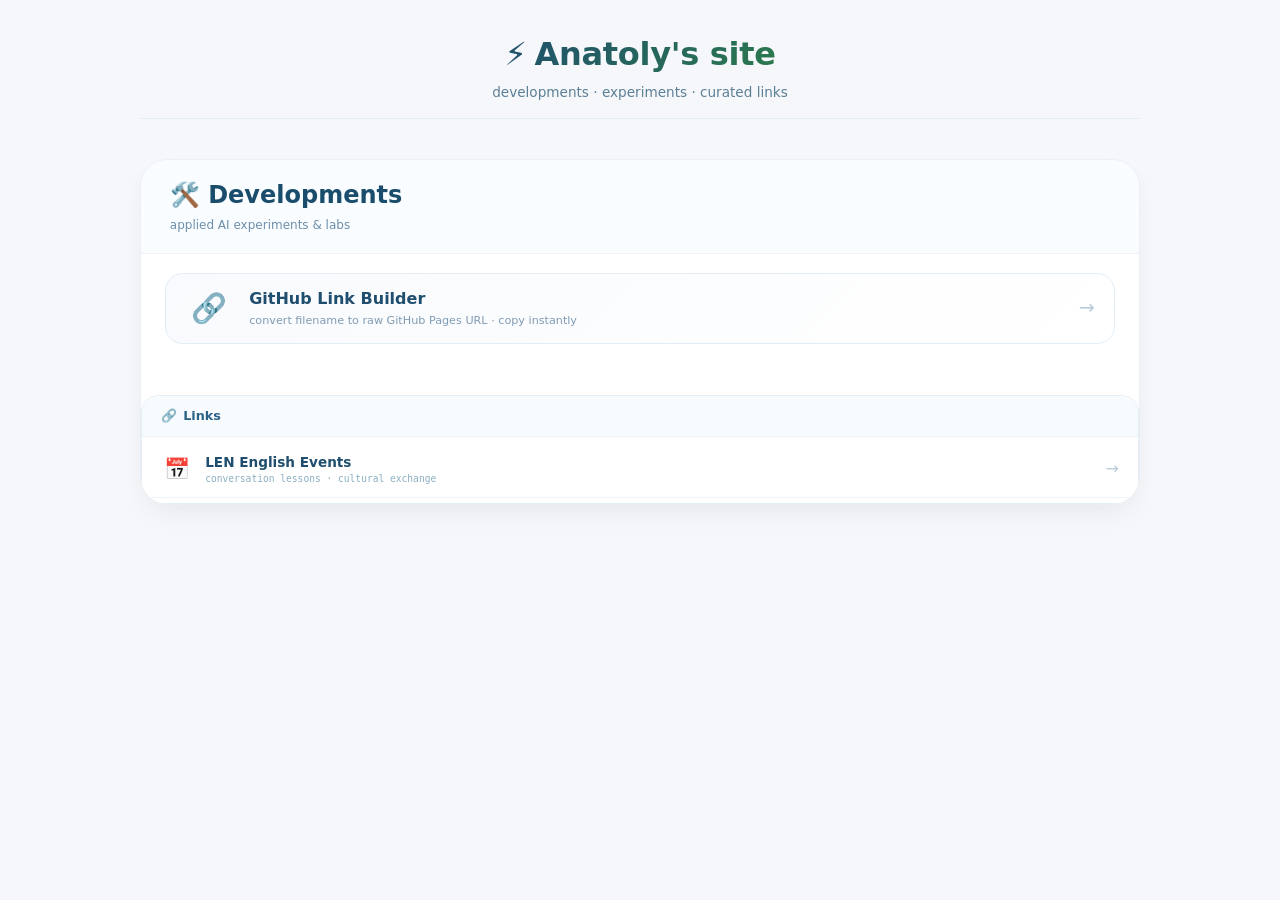
<file: index.html>
<!DOCTYPE html>
<html lang="en">
<head>
    <meta charset="UTF-8">
    <meta name="viewport" content="width=device-width, initial-scale=1.0, user-scalable=yes">
    <title>Anatoly's site · Developments & Links</title>
    <style>
        * {
            margin: 0;
            padding: 0;
            box-sizing: border-box;
        }

        body {
            background: #f5f7fb;
            font-family: system-ui, 'Segoe UI', -apple-system, BlinkMacSystemFont, 'Roboto', sans-serif;
            padding: 2rem 2rem 3rem;
            line-height: 1.4;
        }

        .container {
            max-width: 1000px;
            margin: 0 auto;
        }

        /* header */
        .site-header {
            text-align: center;
            margin-bottom: 2.5rem;
            padding-bottom: 1rem;
            border-bottom: 1px solid #e2edf2;
        }
        .site-title {
            font-size: 2rem;
            font-weight: 700;
            background: linear-gradient(135deg, #1f4e6e, #2c7a4d);
            background-clip: text;
            -webkit-background-clip: text;
            color: transparent;
            letter-spacing: -0.3px;
            display: inline-flex;
            align-items: center;
            gap: 8px;
        }
        .subhead {
            color: #5b7f95;
            margin-top: 6px;
            font-size: 0.85rem;
        }

        /* main card */
        .card {
            background: #ffffff;
            border-radius: 1.75rem;
            box-shadow: 0 12px 28px -8px rgba(0, 0, 0, 0.08);
            overflow: hidden;
            border: 1px solid #e9f0f5;
            transition: box-shadow 0.2s;
        }
        .card-header {
            padding: 1.2rem 1.8rem;
            background: #fafdff;
            border-bottom: 1px solid #eef2f8;
        }
        .card-header h2 {
            font-size: 1.5rem;
            font-weight: 700;
            color: #1a4d6b;
            display: flex;
            align-items: center;
            gap: 8px;
        }
        .card-header p {
            font-size: 0.75rem;
            color: #6d8eaa;
            margin-top: 4px;
        }
        .card-content {
            padding: 1.2rem 1.5rem;
        }

        /* Development items */
        .dev-item-wrapper {
            background: linear-gradient(135deg, #f8fafd 0%, #ffffff 100%);
            border-radius: 1.1rem;
            border: 1px solid #e2edf5;
            transition: 0.15s;
            margin-bottom: 0.5rem;
            overflow: hidden;
        }
        .dev-item-wrapper:hover {
            transform: translateY(-2px);
            box-shadow: 0 8px 14px -8px rgba(0, 0, 0, 0.12);
            border-color: #cde0ed;
        }
        .dev-link {
            display: flex;
            align-items: center;
            gap: 16px;
            padding: 0.9rem 1.2rem;
            text-decoration: none;
            transition: background 0.1s;
        }
        .dev-icon {
            font-size: 1.8rem;
            width: 48px;
            text-align: center;
        }
        .dev-info {
            flex: 1;
        }
        .dev-name {
            font-weight: 700;
            font-size: 1rem;
            color: #1f4e6e;
        }
        .dev-desc {
            font-size: 0.7rem;
            color: #7f9bb3;
            margin-top: 2px;
        }
        .arrow {
            font-size: 1.2rem;
            color: #b8cbd9;
            transition: transform 0.2s;
        }
        .dev-link:hover .arrow {
            transform: translateX(4px);
            color: #1f6288;
        }

        /* Links widget */
        .links-compact-widget {
            background: white;
            border-radius: 1.1rem;
            border: 1px solid #e2edf5;
            overflow: hidden;
            background: white;
            box-shadow: 0 4px 12px rgba(0, 0, 0, 0.04);
            margin-top: 1.5rem;
        }
        .links-compact-header {
            padding: 0.7rem 1.2rem;
            background: #f8fbfe;
            border-bottom: 1px solid #eef2f8;
            display: flex;
            align-items: center;
            gap: 8px;
        }
        .links-compact-header h4 {
            margin: 0;
            font-size: 0.8rem;
            font-weight: 700;
            color: #2c6288;
            display: flex;
            align-items: center;
            gap: 6px;
        }
        .links-compact-list {
            padding: 0.3rem 0;
        }
        .link-item-compact {
            display: flex;
            align-items: center;
            gap: 12px;
            padding: 0.7rem 1.2rem;
            text-decoration: none;
            border-bottom: 1px solid #f0f4f9;
            transition: background 0.1s;
            color: #2c6288;
        }
        .link-item-compact:hover {
            background: #f8fbfe;
        }
        .link-icon-compact {
            font-size: 1.3rem;
            width: 32px;
            text-align: center;
        }
        .link-info-compact {
            flex: 1;
        }
        .link-name-compact {
            font-weight: 600;
            font-size: 0.85rem;
            color: #1f4e6e;
        }
        .link-url-compact {
            font-size: 0.6rem;
            color: #8aaec2;
            font-family: monospace;
        }
        .link-arrow-compact {
            color: #b8cbd9;
            font-size: 1rem;
            transition: transform 0.1s;
        }
        .link-item-compact:hover .link-arrow-compact {
            transform: translateX(3px);
            color: #1f6288;
        }

        /* simple responsive */
        @media (max-width: 640px) {
            body {
                padding: 1rem;
            }
            .card-header {
                padding: 1rem 1.2rem;
            }
            .card-content {
                padding: 1rem;
            }
            .dev-link {
                padding: 0.7rem 1rem;
                gap: 10px;
            }
            .dev-icon {
                font-size: 1.5rem;
                width: 40px;
            }
        }
    </style>
</head>
<body>
<div class="container">
    <!-- header -->
    <div class="site-header">
        <div class="site-title">
            <span>⚡</span> Anatoly's site
        </div>
        <div class="subhead">developments · experiments · curated links</div>
    </div>

    <!-- main card: only Developments (only GitHub Link Builder) + Links (only LEN English Events) -->
    <div class="card">
        <div class="card-header">
            <h2>🛠️ Developments</h2>
            <p>applied AI experiments & labs</p>
        </div>
        <div class="card-content">
            <!-- ONLY GitHub Link Builder - URL updated to new archive base -->
            <div class="dev-item-wrapper">
                <div class="dev-item">
                    <a href="https://ensm1965.github.io/archive/Developments/GitHub%20Link%20Builder.html" target="_blank" rel="noopener" class="dev-link">
                        <div class="dev-icon">🔗</div>
                        <div class="dev-info">
                            <div class="dev-name">GitHub Link Builder</div>
                            <div class="dev-desc">convert filename to raw GitHub Pages URL · copy instantly</div>
                        </div>
                        <div class="arrow">→</div>
                    </a>
                </div>
            </div>
        </div>

        <!-- LINKS WIDGET (only LEN English Events - all other links removed, "Classes" replaced with "Events") -->
        <div class="links-compact-widget">
            <div class="links-compact-header">
                <h4><span>🔗</span> Links</h4>
            </div>
            <div class="links-compact-list">
                <!-- LEN link with updated name: "LEN English Events" -->
                <a href="./len/index.html" target="_blank" rel="noopener" class="link-item-compact">
                    <span class="link-icon-compact">📅</span>
                    <div class="link-info-compact">
                        <div class="link-name-compact">LEN English Events</div>
                        <div class="link-url-compact">conversation lessons · cultural exchange</div>
                    </div>
                    <span class="link-arrow-compact">→</span>
                </a>
            </div>
        </div>
    </div>
</div>
</body>
</html>
</file>
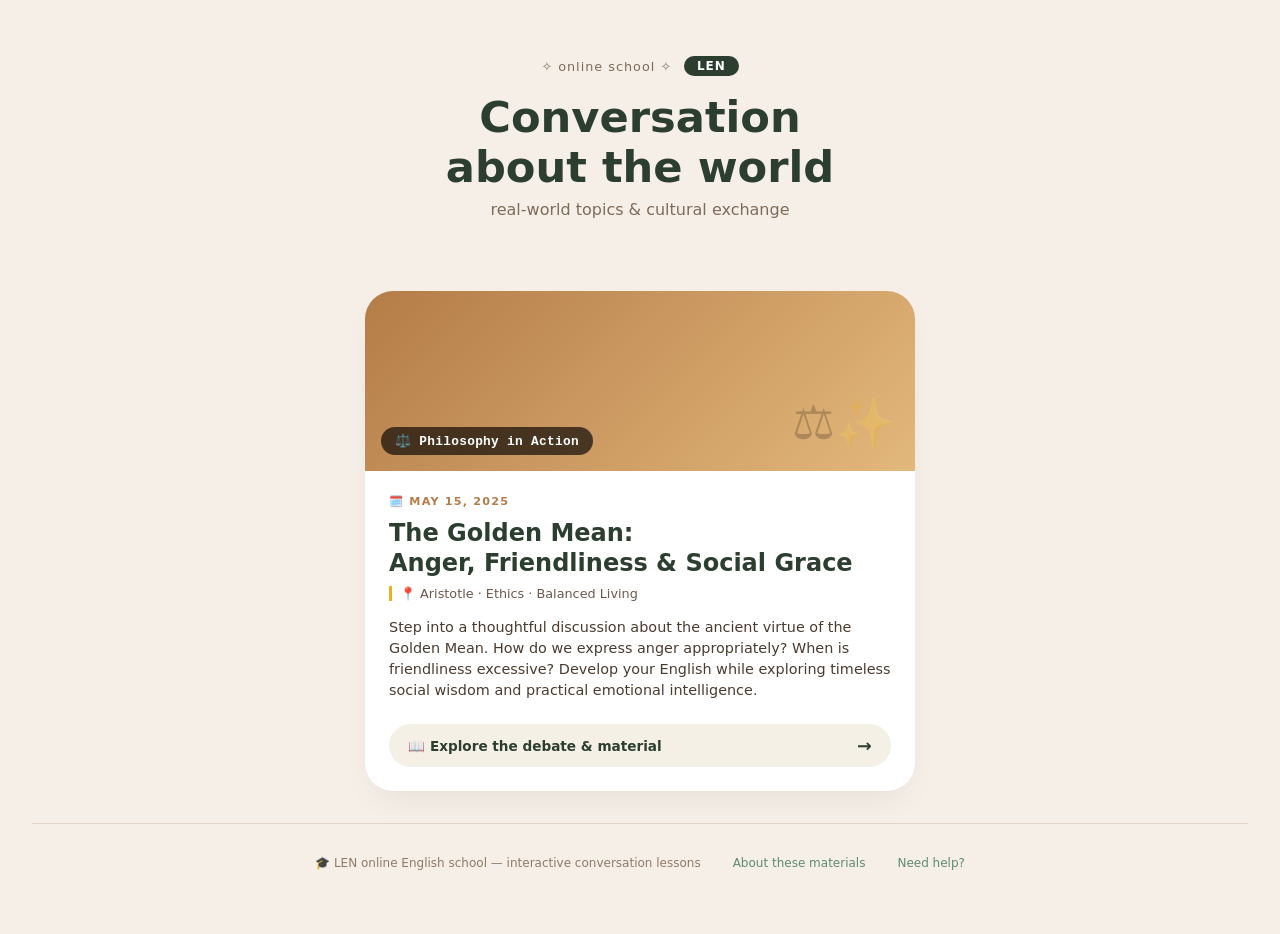
<file: len/index.html>
<!DOCTYPE html>
<html lang="en">
<head>
  <meta charset="UTF-8">
  <meta name="viewport" content="width=device-width, initial-scale=1.0, viewport-fit=cover">
  <title>LEN English Classes | The Golden Mean</title>
  <style>
    /* ========== RESET & GLOBAL ========== */
    * {
      margin: 0;
      padding: 0;
      box-sizing: border-box;
    }

    body {
      background: #f5efe7;
      font-family: system-ui, 'Segoe UI', 'Roboto', -apple-system, BlinkMacSystemFont, sans-serif;
    }

    .classes-container {
      max-width: 1400px;
      margin: 0 auto;
      padding: 2rem 2rem 3rem;
      position: relative;
      min-height: 100vh;
    }

    /* ========== HEADER ========== */
    .header {
      text-align: center;
      padding: 1.5rem 1rem 2rem;
      background: transparent;
    }

    .badge {
      display: flex;
      justify-content: center;
      align-items: center;
      gap: 12px;
      font-size: 0.8rem;
      letter-spacing: 1px;
      color: #7f6b5a;
      margin-bottom: 1rem;
    }

    .logo {
      font-weight: 800;
      background: #2c3e2f;
      color: white;
      padding: 0.2rem 0.8rem;
      border-radius: 30px;
      font-size: 0.75rem;
    }

    .header h1 {
      font-size: 2.7rem;
      font-weight: 700;
      color: #2c3e2f;
      margin-bottom: 0.5rem;
    }

    .subtitle {
      font-size: 1rem;
      color: #7f6b5a;
      font-weight: 400;
    }

    .mobile-break {
      display: inline;
    }

    /* ========== GRID CARDS ========== */
    .grid {
      display: grid;
      grid-template-columns: repeat(auto-fit, minmax(320px, 1fr));
      gap: 2rem;
      margin: 2.5rem 0 2rem;
    }

    .class-card {
      background: #ffffff;
      border-radius: 1.75rem;
      overflow: hidden;
      box-shadow: 0 15px 35px -12px rgba(0, 0, 0, 0.08);
      transition: transform 0.25s ease, box-shadow 0.25s ease;
      display: flex;
      flex-direction: column;
    }

    .class-card:hover {
      transform: translateY(-6px);
      box-shadow: 0 25px 40px -14px rgba(0, 0, 0, 0.15);
    }

    /* стиль для карточки — теплые тона, "золотая середина" */
    .golden-mean {
      background: linear-gradient(135deg, #b47c48 0%, #e3b87c 100%);
    }

    /* легкий декоративный эмодзи-акцент поверх цвета */
    .card-media::after {
      position: absolute;
      bottom: 20px;
      right: 20px;
      font-size: 3rem;
      opacity: 0.2;
      pointer-events: none;
    }
    .golden-mean::after {
      content: "⚖️✨";
    }

    .card-media {
      height: 180px;
      position: relative;
      background-size: cover;
      background-position: center;
    }

    .country-tag {
      position: absolute;
      bottom: 16px;
      left: 16px;
      background: rgba(0, 0, 0, 0.65);
      backdrop-filter: blur(6px);
      padding: 6px 14px;
      border-radius: 40px;
      font-weight: 600;
      font-size: 0.8rem;
      color: white;
      font-family: monospace;
      letter-spacing: 0.3px;
      z-index: 2;
    }

    .card-content {
      padding: 1.5rem;
      flex: 1;
      display: flex;
      flex-direction: column;
    }

    .lesson-date {
      font-size: 0.7rem;
      text-transform: uppercase;
      letter-spacing: 1.2px;
      font-weight: 600;
      color: #b47c48;
      margin-bottom: 0.6rem;
    }

    .class-title {
      font-size: 1.5rem;
      font-weight: 700;
      line-height: 1.25;
      margin-bottom: 0.5rem;
      color: #2c3e2f;
    }

    .country-name {
      font-size: 0.8rem;
      color: #6c584c;
      margin-bottom: 1rem;
      font-weight: 500;
      border-left: 3px solid #e6b422;
      padding-left: 8px;
    }

    .description {
      color: #4a3b2f;
      font-size: 0.9rem;
      line-height: 1.45;
      margin-bottom: 1.5rem;
      flex: 1;
    }

    .class-link {
      display: inline-flex;
      align-items: center;
      justify-content: space-between;
      background: #f5f0e6;
      padding: 0.7rem 1.2rem;
      border-radius: 60px;
      text-decoration: none;
      font-weight: 600;
      font-size: 0.85rem;
      color: #2c3e2f;
      transition: all 0.2s;
      width: 100%;
      gap: 8px;
      margin-top: auto;
    }

    .class-link:hover {
      background: #e6d9c8;
      gap: 12px;
    }

    .arrow-icon {
      font-size: 1.1rem;
      transition: transform 0.2s;
    }

    .class-link:hover .arrow-icon {
      transform: translateX(4px);
    }

    /* ========== FOOTER ========== */
    .footer-note {
      text-align: center;
      padding: 2rem 1rem 1rem;
      font-size: 0.75rem;
      color: #8f7a66;
      display: flex;
      gap: 2rem;
      justify-content: center;
      flex-wrap: wrap;
      border-top: 1px solid #e2d6c8;
      margin-top: 2rem;
    }

    .footer-note a {
      color: #5f8b6f;
      text-decoration: none;
    }

    .footer-note a:hover {
      text-decoration: underline;
    }

    /* Центрирование карточки, если она одна — делаем сетку более изящной */
    @media (min-width: 768px) {
      .grid {
        grid-template-columns: minmax(320px, 550px);
        justify-content: center;
      }
    }

    @media (max-width: 700px) {
      .classes-container {
        padding: 1rem 1rem 2.5rem;
      }
      .header h1 {
        font-size: 1.9rem;
      }
      .grid {
        gap: 1.25rem;
      }
    }
  </style>
</head>
<body>
<div class="classes-container">
  <div class="header">
    <div class="badge">
      <span>✧ online school ✧</span>
      <span class="logo">LEN</span>
    </div>
    <h1>Conversation <br class="mobile-break"> about the world</h1>
    <div class="subtitle">real‑world topics & cultural exchange</div>
  </div>

  <div class="grid">
    <!-- ТОЛЬКО КАРТОЧКА THE GOLDEN MEAN (ссылка на Бангладеш удалена) -->
    <div class="class-card">
      <div class="card-media golden-mean">
        <div class="country-tag">⚖️ Philosophy in Action</div>
      </div>
      <div class="card-content">
        <div class="lesson-date">🗓️ May 15, 2025</div>
        <div class="class-title">The Golden Mean:<br>Anger, Friendliness & Social Grace</div>
        <div class="country-name">📍 Aristotle · Ethics · Balanced Living</div>
        <div class="description">
          Step into a thoughtful discussion about the ancient virtue of the Golden Mean. 
          How do we express anger appropriately? When is friendliness excessive? 
          Develop your English while exploring timeless social wisdom and practical emotional intelligence.
        </div>
        <!-- ОТНОСИТЕЛЬНАЯ ССЫЛКА НА УКАЗАННЫЙ ФАЙЛ (исправленный путь внутри репозитория) -->
        <a href="./2025%2005%2015%20Debates%20The%20Golden%20Mean/index.html" 
           class="class-link" 
           target="_blank" 
           rel="noopener noreferrer">
          <span>📖 Explore the debate & material</span>
          <span class="arrow-icon">→</span>
        </a>
      </div>
    </div>
  </div>

  <div class="footer-note">
    <span>🎓 LEN online English school — interactive conversation lessons</span>
    <a href="#" aria-label="About LEN style">About these materials</a>
    <a href="#" aria-label="Help center">Need help?</a>
  </div>

  <!-- ССЫЛКА НА КАЛЕНДАРЬ И БАНГЛАДЕШ УДАЛЕНЫ ПОЛНОСТЬЮ -->
</div>
</body>
</html>
</file>
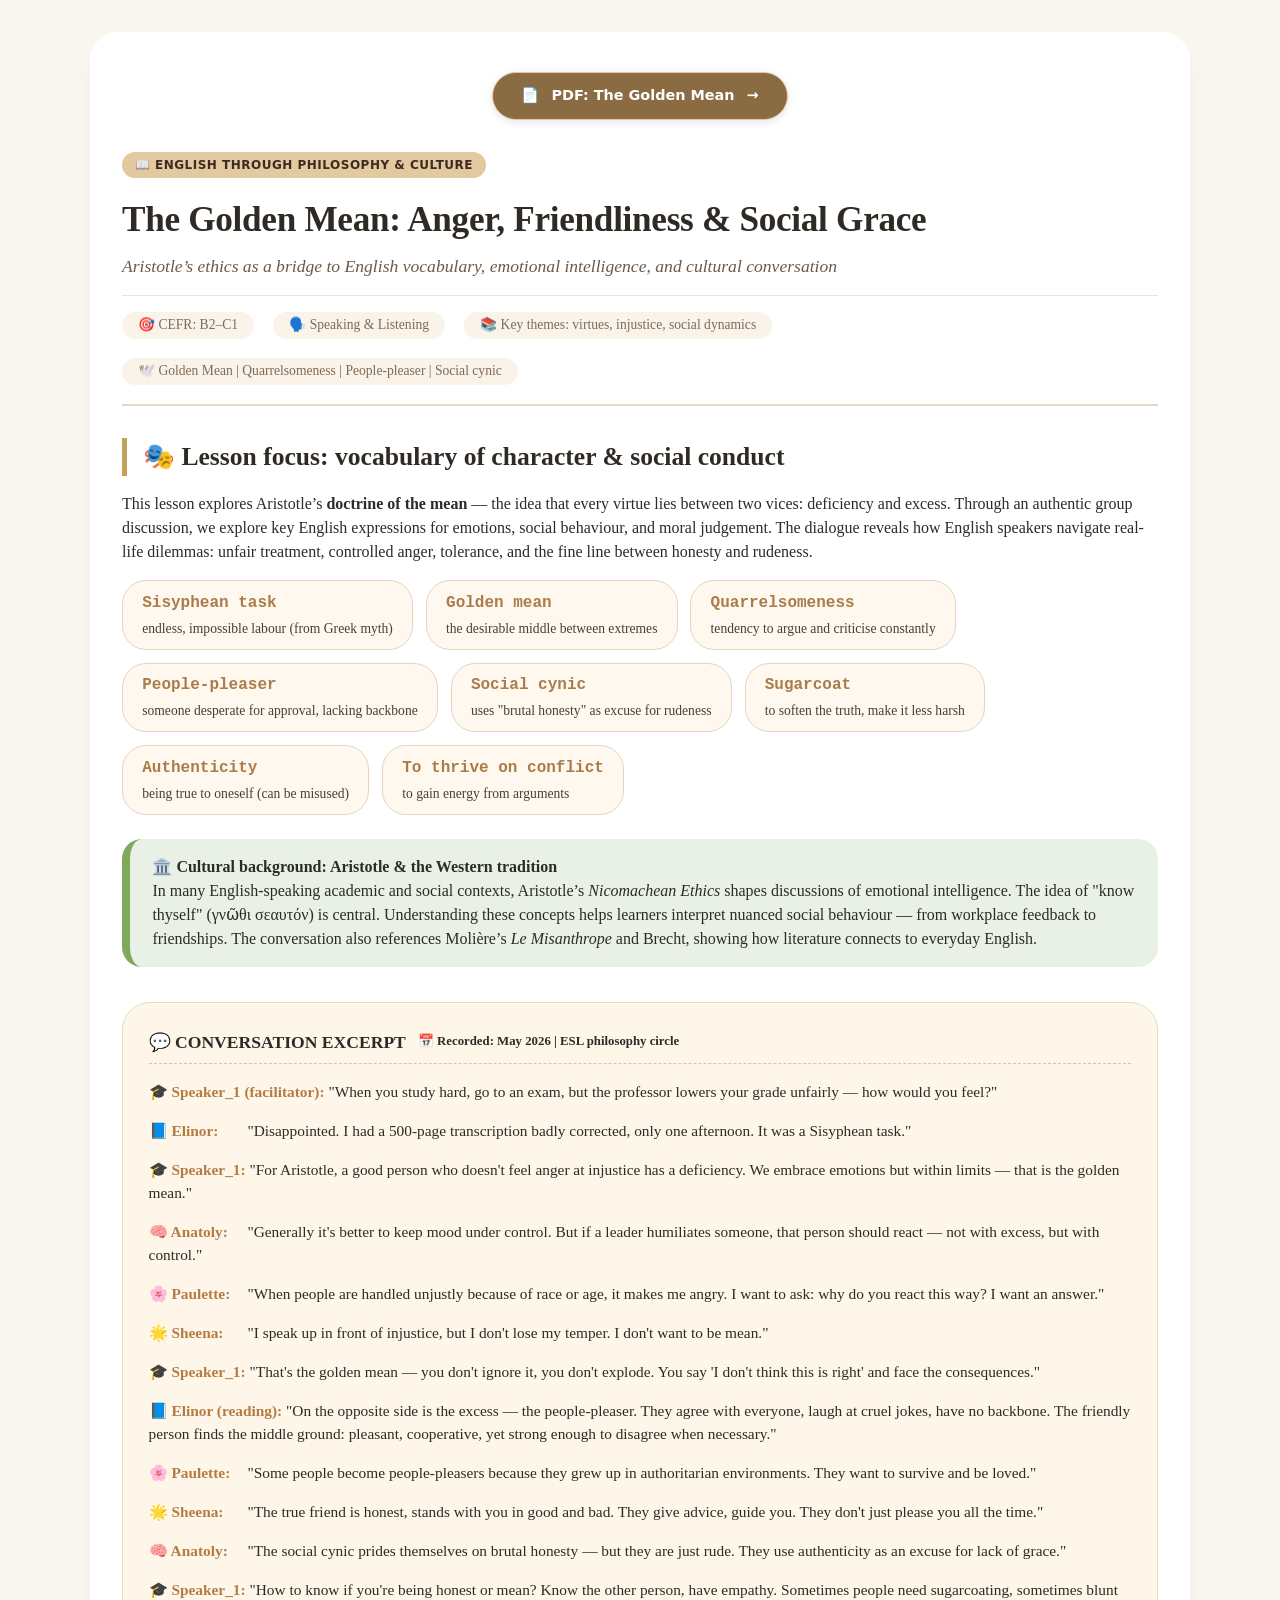
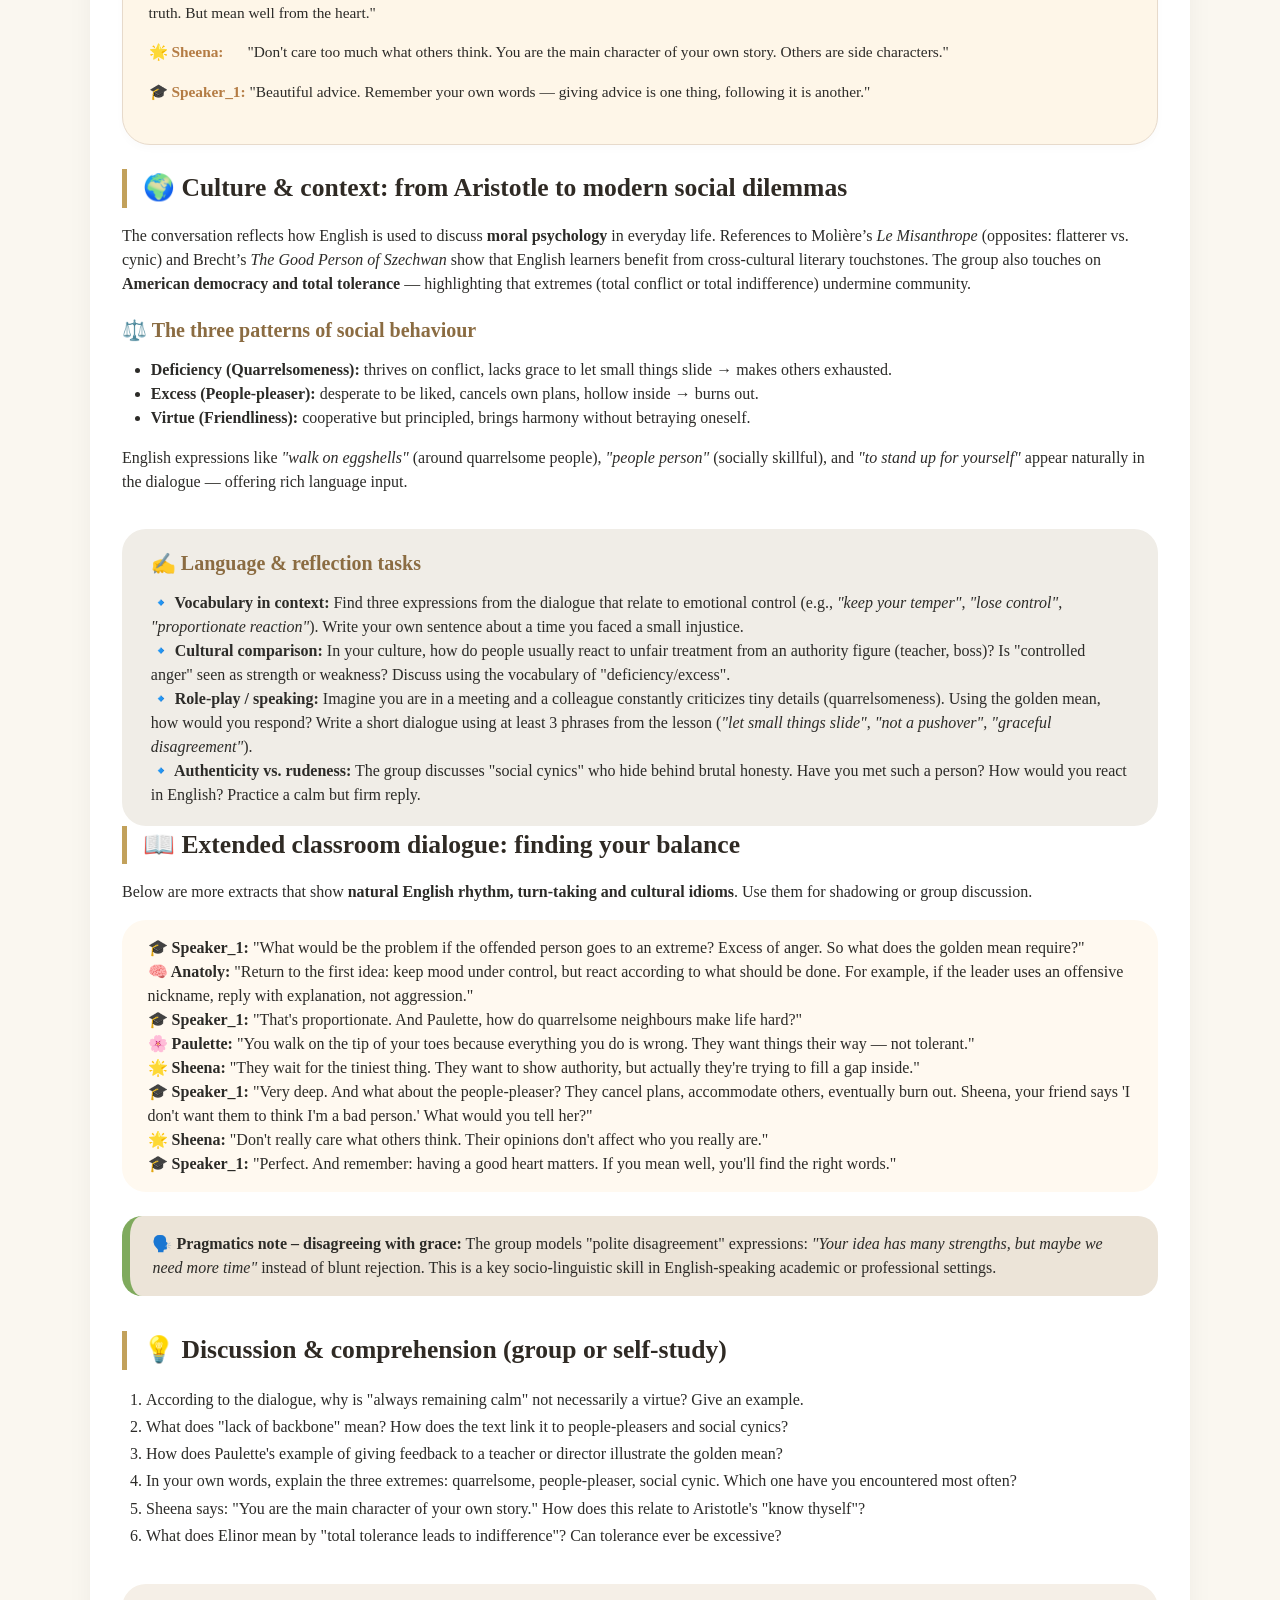
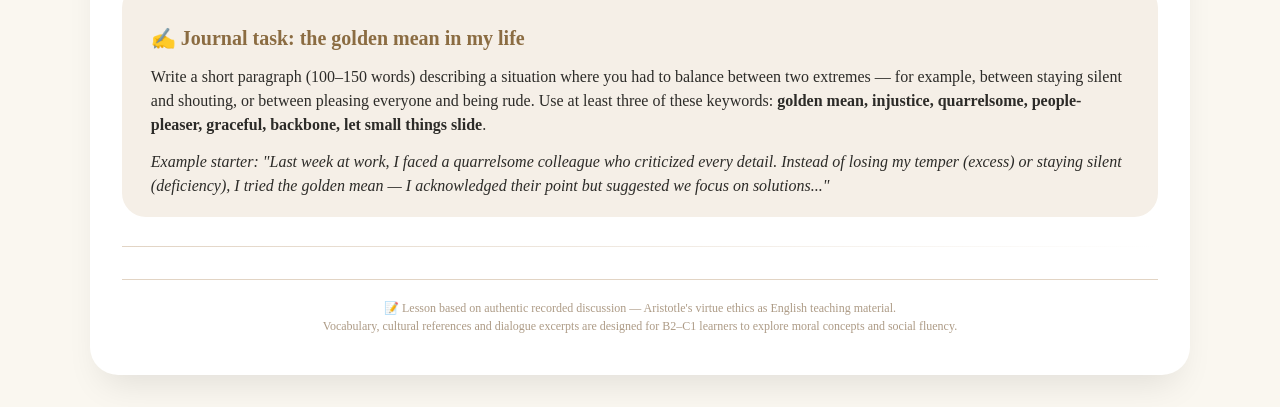
<file: len/2025 05 15 Debates The Golden Mean/index.html>
<!DOCTYPE html>
<html lang="en">
<head>
    <meta charset="UTF-8">
    <meta name="viewport" content="width=device-width, initial-scale=1.0, user-scalable=yes">
    <title>The Golden Mean: English Vocabulary & Culture Lesson | Aristotle in Conversation</title>
    <style>
        * {
            margin: 0;
            padding: 0;
            box-sizing: border-box;
        }

        body {
            background: #faf7f0;
            font-family: 'Georgia', 'Times New Roman', Times, serif;
            color: #2c2b28;
            line-height: 1.5;
            padding: 2rem 1rem;
        }

        .container {
            max-width: 1100px;
            margin: 0 auto;
            background: #ffffff;
            border-radius: 28px;
            box-shadow: 0 20px 35px -12px rgba(0, 0, 0, 0.1);
            overflow: hidden;
            padding: 2rem 2rem 2.5rem 2rem;
        }

        /* header section */
        .lesson-header {
            border-bottom: 2px solid #e6d9c8;
            margin-bottom: 2rem;
            padding-bottom: 1.2rem;
        }

        .badge {
            display: inline-block;
            background: #e3c9a0;
            color: #3e2a1f;
            font-size: 0.75rem;
            font-weight: 600;
            letter-spacing: 0.5px;
            text-transform: uppercase;
            padding: 0.25rem 0.8rem;
            border-radius: 30px;
            margin-bottom: 1rem;
            font-family: system-ui, 'Segoe UI', sans-serif;
        }

        h1 {
            font-size: 2.2rem;
            font-weight: 700;
            letter-spacing: -0.3px;
            color: #2f2a24;
            margin-bottom: 0.4rem;
        }

        .subhead {
            font-size: 1.1rem;
            color: #6b5a4b;
            font-style: italic;
            margin-top: 0.25rem;
        }

        .meta-grid {
            display: flex;
            flex-wrap: wrap;
            gap: 1.2rem;
            margin-top: 1rem;
            font-size: 0.85rem;
            color: #7e6b57;
            border-top: 1px solid #efe3d4;
            padding-top: 1rem;
        }

        .meta-item {
            background: #f9f3ea;
            padding: 0.2rem 1rem;
            border-radius: 40px;
        }

        /* sections */
        .section {
            margin-bottom: 2.2rem;
        }

        .section-title {
            font-size: 1.6rem;
            font-weight: 600;
            border-left: 5px solid #c2a15b;
            padding-left: 1rem;
            margin-bottom: 1rem;
            color: #2f2a24;
        }

        .subsection-title {
            font-size: 1.25rem;
            font-weight: 600;
            margin: 1.2rem 0 0.8rem 0;
            color: #8b6c42;
            display: flex;
            align-items: center;
            gap: 10px;
        }

        .vocab-grid {
            display: flex;
            flex-wrap: wrap;
            gap: 0.8rem;
            margin: 1rem 0 1.5rem 0;
        }

        .vocab-card {
            background: #fef8ef;
            border: 1px solid #e4d5c2;
            border-radius: 24px;
            padding: 0.6rem 1.2rem;
            width: auto;
            transition: all 0.1s ease;
        }

        .vocab-term {
            font-weight: 700;
            font-size: 1rem;
            color: #aa7c4a;
            font-family: 'Courier New', monospace;
        }

        .vocab-def {
            font-size: 0.85rem;
            color: #4b3e32;
            margin-top: 4px;
        }

        .dialogue-container {
            background: #fef6e8;
            border-radius: 28px;
            padding: 1.6rem;
            margin: 1.5rem 0;
            border: 1px solid #e7dacb;
            box-shadow: 0 4px 8px rgba(0, 0, 0, 0.02);
        }

        .dialogue-header {
            font-weight: 700;
            font-size: 1.1rem;
            display: flex;
            align-items: center;
            gap: 12px;
            margin-bottom: 1rem;
            padding-bottom: 0.5rem;
            border-bottom: 1px dashed #d6c4ae;
        }

        .dialogue-line {
            margin-bottom: 1rem;
            font-size: 0.96rem;
        }

        .speaker {
            font-weight: 700;
            color: #b47c44;
            display: inline-block;
            min-width: 95px;
        }

        .dialogue-text {
            display: inline;
            color: #2c2b28;
        }

        .cultural-note {
            background: #e9f0e6;
            padding: 1rem 1.4rem;
            border-radius: 20px;
            margin: 1.5rem 0;
            border-left: 8px solid #7faa5d;
        }

        .reflection-box {
            background: #f0ede7;
            border-radius: 24px;
            padding: 1.2rem 1.8rem;
            margin-top: 1.2rem;
        }

        hr {
            margin: 1.8rem 0;
            border: 0;
            height: 1px;
            background: linear-gradient(to right, #e2d4c4, transparent);
        }

        footer {
            font-size: 0.75rem;
            text-align: center;
            margin-top: 2rem;
            color: #ad9b86;
            border-top: 1px solid #e2d4c4;
            padding-top: 1.2rem;
        }

        /* PDF button only — moved to top, style refined */
        .pdf-button-wrapper {
            text-align: center;
            margin-bottom: 2rem;
            margin-top: 0.5rem;
        }
        .pdf-button {
            display: inline-flex;
            align-items: center;
            gap: 12px;
            background: #8b6c42;
            color: white;
            text-decoration: none;
            padding: 0.75rem 1.8rem;
            border-radius: 60px;
            font-weight: 600;
            font-size: 0.9rem;
            font-family: system-ui, 'Segoe UI', sans-serif;
            transition: all 0.2s ease;
            box-shadow: 0 2px 8px rgba(0,0,0,0.1);
            border: 1px solid #e3c9a0;
        }
        .pdf-button:hover {
            background: #6e5333;
            transform: translateY(-2px);
            box-shadow: 0 8px 18px rgba(0, 0, 0, 0.15);
            gap: 14px;
        }

        @media (max-width: 700px) {
            .container {
                padding: 1.2rem;
            }
            h1 {
                font-size: 1.7rem;
            }
            .dialogue-line {
                font-size: 0.9rem;
            }
            .speaker {
                min-width: 80px;
            }
        }
    </style>
</head>
<body>
<div class="container">
    <!-- PDF BUTTON: placed at the very top (under header but before main content) -->
    <div class="pdf-button-wrapper">
        <a href="https://ensm1965.github.io/archive/len/2025%2005%2015%20Debates%20The%20Golden%20Mean/The_Golden_Mean.pdf" class="pdf-button" target="_blank" rel="noopener">
            <span>📄</span> PDF: The Golden Mean
            <span>→</span>
        </a>
    </div>

    <div class="lesson-header">
        <div class="badge">📖 English through Philosophy & Culture</div>
        <h1>The Golden Mean: Anger, Friendliness & Social Grace</h1>
        <div class="subhead">Aristotle’s ethics as a bridge to English vocabulary, emotional intelligence, and cultural conversation</div>
        <div class="meta-grid">
            <span class="meta-item">🎯 CEFR: B2–C1</span>
            <span class="meta-item">🗣️ Speaking & Listening</span>
            <span class="meta-item">📚 Key themes: virtues, injustice, social dynamics</span>
            <span class="meta-item">🕊️ Golden Mean | Quarrelsomeness | People-pleaser | Social cynic</span>
        </div>
    </div>

    <!-- LESSON INTRODUCTION: VOCABULARY + CULTURE -->
    <div class="section">
        <div class="section-title">🎭 Lesson focus: vocabulary of character & social conduct</div>
        <p>This lesson explores Aristotle’s <strong>doctrine of the mean</strong> — the idea that every virtue lies between two vices: deficiency and excess. Through an authentic group discussion, we explore key English expressions for emotions, social behaviour, and moral judgement. The dialogue reveals how English speakers navigate real-life dilemmas: unfair treatment, controlled anger, tolerance, and the fine line between honesty and rudeness.</p>
        <div class="vocab-grid">
            <div class="vocab-card"><div class="vocab-term">Sisyphean task</div><div class="vocab-def">endless, impossible labour (from Greek myth)</div></div>
            <div class="vocab-card"><div class="vocab-term">Golden mean</div><div class="vocab-def">the desirable middle between extremes</div></div>
            <div class="vocab-card"><div class="vocab-term">Quarrelsomeness</div><div class="vocab-def">tendency to argue and criticise constantly</div></div>
            <div class="vocab-card"><div class="vocab-term">People-pleaser</div><div class="vocab-def">someone desperate for approval, lacking backbone</div></div>
            <div class="vocab-card"><div class="vocab-term">Social cynic</div><div class="vocab-def">uses "brutal honesty" as excuse for rudeness</div></div>
            <div class="vocab-card"><div class="vocab-term">Sugarcoat</div><div class="vocab-def">to soften the truth, make it less harsh</div></div>
            <div class="vocab-card"><div class="vocab-term">Authenticity</div><div class="vocab-def">being true to oneself (can be misused)</div></div>
            <div class="vocab-card"><div class="vocab-term">To thrive on conflict</div><div class="vocab-def">to gain energy from arguments</div></div>
        </div>
        <div class="cultural-note">
            <strong>🏛️ Cultural background: Aristotle & the Western tradition</strong><br>
            In many English-speaking academic and social contexts, Aristotle’s <em>Nicomachean Ethics</em> shapes discussions of emotional intelligence. The idea of "know thyself" (γνῶθι σεαυτόν) is central. Understanding these concepts helps learners interpret nuanced social behaviour — from workplace feedback to friendships. The conversation also references Molière’s <em>Le Misanthrope</em> and Brecht, showing how literature connects to everyday English.
        </div>
    </div>

    <!-- DIALOGUE – SUPPORTING ELEMENT (embedded transcript) -->
    <div class="dialogue-container">
        <div class="dialogue-header">
            <span>💬 CONVERSATION EXCERPT</span>
            <span style="font-size:0.8rem;">📅 Recorded: May 2026 | ESL philosophy circle</span>
        </div>
        <div class="dialogue-line"><span class="speaker">🎓 Speaker_1 (facilitator):</span><span class="dialogue-text"> "When you study hard, go to an exam, but the professor lowers your grade unfairly — how would you feel?"</span></div>
        <div class="dialogue-line"><span class="speaker">📘 Elinor:</span><span class="dialogue-text"> "Disappointed. I had a 500-page transcription badly corrected, only one afternoon. It was a Sisyphean task."</span></div>
        <div class="dialogue-line"><span class="speaker">🎓 Speaker_1:</span><span class="dialogue-text"> "For Aristotle, a good person who doesn't feel anger at injustice has a deficiency. We embrace emotions but within limits — that is the golden mean."</span></div>
        <div class="dialogue-line"><span class="speaker">🧠 Anatoly:</span><span class="dialogue-text"> "Generally it's better to keep mood under control. But if a leader humiliates someone, that person should react — not with excess, but with control."</span></div>
        <div class="dialogue-line"><span class="speaker">🌸 Paulette:</span><span class="dialogue-text"> "When people are handled unjustly because of race or age, it makes me angry. I want to ask: why do you react this way? I want an answer."</span></div>
        <div class="dialogue-line"><span class="speaker">🌟 Sheena:</span><span class="dialogue-text"> "I speak up in front of injustice, but I don't lose my temper. I don't want to be mean."</span></div>
        <div class="dialogue-line"><span class="speaker">🎓 Speaker_1:</span><span class="dialogue-text"> "That's the golden mean — you don't ignore it, you don't explode. You say 'I don't think this is right' and face the consequences."</span></div>
        <div class="dialogue-line"><span class="speaker">📘 Elinor (reading):</span><span class="dialogue-text"> "On the opposite side is the excess — the people-pleaser. They agree with everyone, laugh at cruel jokes, have no backbone. The friendly person finds the middle ground: pleasant, cooperative, yet strong enough to disagree when necessary."</span></div>
        <div class="dialogue-line"><span class="speaker">🌸 Paulette:</span><span class="dialogue-text"> "Some people become people-pleasers because they grew up in authoritarian environments. They want to survive and be loved."</span></div>
        <div class="dialogue-line"><span class="speaker">🌟 Sheena:</span><span class="dialogue-text"> "The true friend is honest, stands with you in good and bad. They give advice, guide you. They don't just please you all the time."</span></div>
        <div class="dialogue-line"><span class="speaker">🧠 Anatoly:</span><span class="dialogue-text"> "The social cynic prides themselves on brutal honesty — but they are just rude. They use authenticity as an excuse for lack of grace."</span></div>
        <div class="dialogue-line"><span class="speaker">🎓 Speaker_1:</span><span class="dialogue-text"> "How to know if you're being honest or mean? Know the other person, have empathy. Sometimes people need sugarcoating, sometimes blunt truth. But mean well from the heart."</span></div>
        <div class="dialogue-line"><span class="speaker">🌟 Sheena:</span><span class="dialogue-text"> "Don't care too much what others think. You are the main character of your own story. Others are side characters."</span></div>
        <div class="dialogue-line"><span class="speaker">🎓 Speaker_1:</span><span class="dialogue-text"> "Beautiful advice. Remember your own words — giving advice is one thing, following it is another."</span></div>
    </div>

    <!-- CULTURAL DEEP DIVE: LITERATURE & REAL-LIFE SCENARIOS -->
    <div class="section">
        <div class="section-title">🌍 Culture & context: from Aristotle to modern social dilemmas</div>
        <p>The conversation reflects how English is used to discuss <strong>moral psychology</strong> in everyday life. References to Molière’s <em>Le Misanthrope</em> (opposites: flatterer vs. cynic) and Brecht’s <em>The Good Person of Szechwan</em> show that English learners benefit from cross-cultural literary touchstones. The group also touches on <strong>American democracy and total tolerance</strong> — highlighting that extremes (total conflict or total indifference) undermine community. </p>
        <div class="subsection-title">⚖️ The three patterns of social behaviour</div>
        <ul style="margin-left: 1.8rem; margin-bottom: 1rem;">
            <li><strong>Deficiency (Quarrelsomeness):</strong> thrives on conflict, lacks grace to let small things slide → makes others exhausted.</li>
            <li><strong>Excess (People-pleaser):</strong> desperate to be liked, cancels own plans, hollow inside → burns out.</li>
            <li><strong>Virtue (Friendliness):</strong> cooperative but principled, brings harmony without betraying oneself.</li>
        </ul>
        <p>English expressions like <em>"walk on eggshells"</em> (around quarrelsome people), <em>"people person"</em> (socially skillful), and <em>"to stand up for yourself"</em> appear naturally in the dialogue — offering rich language input.</p>
    </div>

    <!-- VOCABULARY IN ACTION + REFLECTION PROMPTS -->
    <div class="reflection-box">
        <div class="subsection-title" style="margin-top:0;">✍️ Language & reflection tasks</div>
        <p><strong>🔹 Vocabulary in context:</strong> Find three expressions from the dialogue that relate to emotional control (e.g., <em>"keep your temper"</em>, <em>"lose control"</em>, <em>"proportionate reaction"</em>). Write your own sentence about a time you faced a small injustice.</p>
        <p><strong>🔹 Cultural comparison:</strong> In your culture, how do people usually react to unfair treatment from an authority figure (teacher, boss)? Is "controlled anger" seen as strength or weakness? Discuss using the vocabulary of "deficiency/excess".</p>
        <p><strong>🔹 Role-play / speaking:</strong> Imagine you are in a meeting and a colleague constantly criticizes tiny details (quarrelsomeness). Using the golden mean, how would you respond? Write a short dialogue using at least 3 phrases from the lesson (<em>"let small things slide"</em>, <em>"not a pushover"</em>, <em>"graceful disagreement"</em>).</p>
        <p><strong>🔹 Authenticity vs. rudeness:</strong> The group discusses "social cynics" who hide behind brutal honesty. Have you met such a person? How would you react in English? Practice a calm but firm reply.</p>
    </div>

    <!-- ADDITIONAL DIALOGUE HIGHLIGHTS (supporting element) -->
    <div class="section">
        <div class="section-title">📖 Extended classroom dialogue: finding your balance</div>
        <p>Below are more extracts that show <strong>natural English rhythm, turn-taking and cultural idioms</strong>. Use them for shadowing or group discussion.</p>
        <div style="background: #fff9f0; padding: 1rem 1.6rem; border-radius: 24px; margin: 1rem 0;">
            <p><strong>🎓 Speaker_1:</strong> "What would be the problem if the offended person goes to an extreme? Excess of anger. So what does the golden mean require?"</p>
            <p><strong>🧠 Anatoly:</strong> "Return to the first idea: keep mood under control, but react according to what should be done. For example, if the leader uses an offensive nickname, reply with explanation, not aggression."</p>
            <p><strong>🎓 Speaker_1:</strong> "That's proportionate. And Paulette, how do quarrelsome neighbours make life hard?"</p>
            <p><strong>🌸 Paulette:</strong> "You walk on the tip of your toes because everything you do is wrong. They want things their way — not tolerant."</p>
            <p><strong>🌟 Sheena:</strong> "They wait for the tiniest thing. They want to show authority, but actually they're trying to fill a gap inside."</p>
            <p><strong>🎓 Speaker_1:</strong> "Very deep. And what about the people-pleaser? They cancel plans, accommodate others, eventually burn out. Sheena, your friend says 'I don't want them to think I'm a bad person.' What would you tell her?"</p>
            <p><strong>🌟 Sheena:</strong> "Don't really care what others think. Their opinions don't affect who you really are."</p>
            <p><strong>🎓 Speaker_1:</strong> "Perfect. And remember: having a good heart matters. If you mean well, you'll find the right words."</p>
        </div>
        <div class="cultural-note" style="background:#ece4d8;">
            <strong>🗣️ Pragmatics note – disagreeing with grace:</strong> The group models "polite disagreement" expressions: <em>"Your idea has many strengths, but maybe we need more time"</em> instead of blunt rejection. This is a key socio-linguistic skill in English-speaking academic or professional settings.
        </div>
    </div>

    <!-- COMPREHENSION & DISCUSSION QUESTIONS FOR LEARNERS -->
    <div class="section">
        <div class="section-title">💡 Discussion & comprehension (group or self-study)</div>
        <ol style="margin-left: 1.5rem; line-height: 1.7;">
            <li>According to the dialogue, why is "always remaining calm" not necessarily a virtue? Give an example.</li>
            <li>What does "lack of backbone" mean? How does the text link it to people-pleasers and social cynics?</li>
            <li>How does Paulette's example of giving feedback to a teacher or director illustrate the golden mean?</li>
            <li>In your own words, explain the three extremes: quarrelsome, people-pleaser, social cynic. Which one have you encountered most often?</li>
            <li>Sheena says: "You are the main character of your own story." How does this relate to Aristotle's "know thyself"?</li>
            <li>What does Elinor mean by "total tolerance leads to indifference"? Can tolerance ever be excessive?</li>
        </ol>
    </div>

    <!-- WRITING / JOURNAL TASK -->
    <div class="reflection-box" style="background:#f5efe7;">
        <div class="subsection-title">✍️ Journal task: the golden mean in my life</div>
        <p>Write a short paragraph (100–150 words) describing a situation where you had to balance between two extremes — for example, between staying silent and shouting, or between pleasing everyone and being rude. Use at least three of these keywords: <strong>golden mean, injustice, quarrelsome, people-pleaser, graceful, backbone, let small things slide</strong>.</p>
        <p style="margin-top: 0.8rem;"><em>Example starter: "Last week at work, I faced a quarrelsome colleague who criticized every detail. Instead of losing my temper (excess) or staying silent (deficiency), I tried the golden mean — I acknowledged their point but suggested we focus on solutions..."</em></p>
    </div>

    <hr>
    <footer>
        📝 Lesson based on authentic recorded discussion — Aristotle's virtue ethics as English teaching material.<br>
        Vocabulary, cultural references and dialogue excerpts are designed for B2–C1 learners to explore moral concepts and social fluency.
    </footer>
</div>
</body>
</html>
</file>
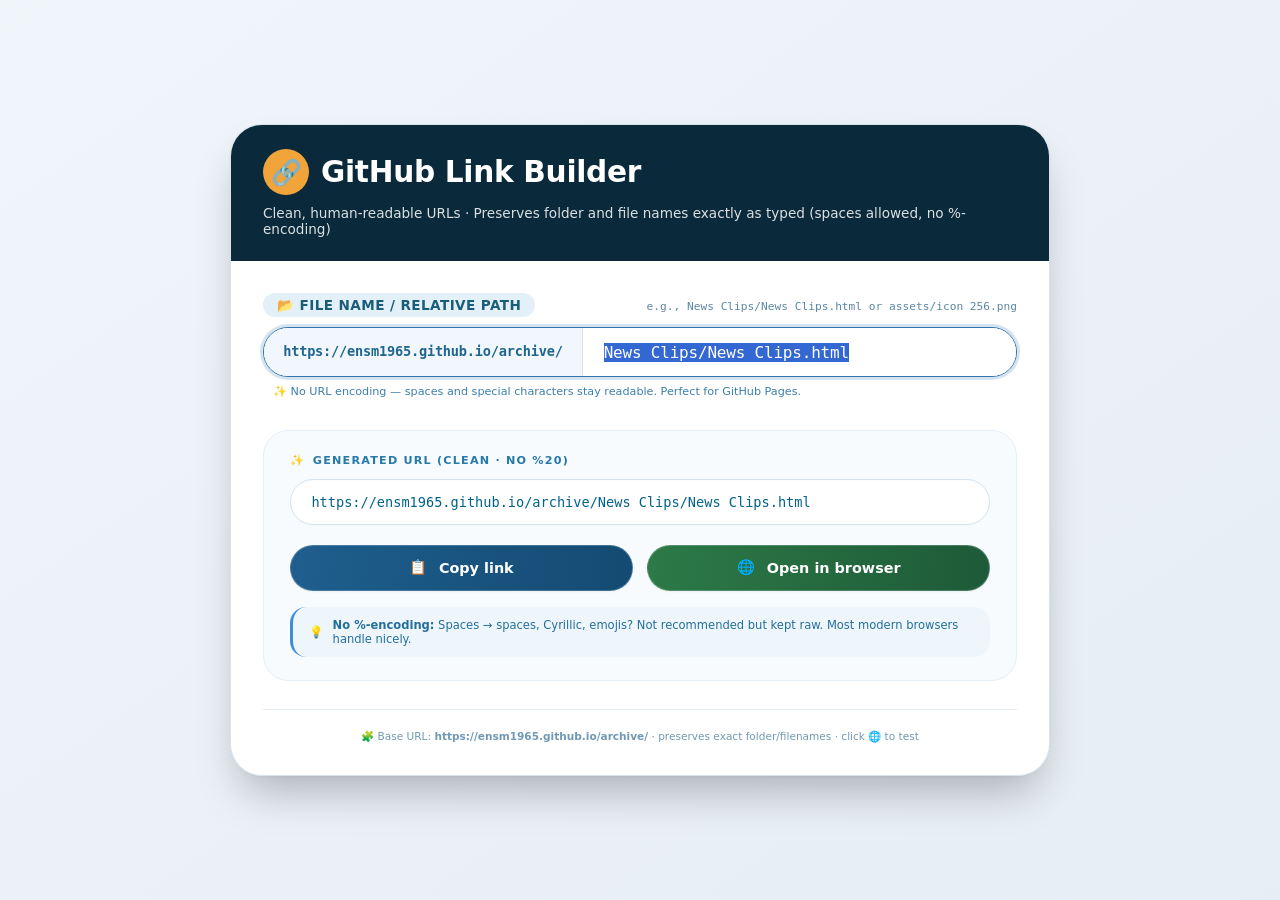
<file: Developments/GitHub Link Builder.html>
<!DOCTYPE html>
<html lang="en">
<head>
    <meta charset="UTF-8">
    <meta name="viewport" content="width=device-width, initial-scale=1.0, user-scalable=yes">
    <title>GitHub Link Builder · Clean Raw URL · Preserve Spaces</title>
    <style>
        * {
            margin: 0;
            padding: 0;
            box-sizing: border-box;
        }

        body {
            background: linear-gradient(145deg, #f0f5fa 0%, #e6edf4 100%);
            font-family: 'Segoe UI', 'Inter', system-ui, -apple-system, 'Roboto', sans-serif;
            min-height: 100vh;
            display: flex;
            align-items: center;
            justify-content: center;
            padding: 1.8rem;
        }

        .converter-card {
            max-width: 820px;
            width: 100%;
            background: rgba(255,255,255,0.97);
            backdrop-filter: blur(2px);
            border-radius: 2rem;
            box-shadow: 0 25px 45px -12px rgba(0, 0, 0, 0.28), 0 1px 3px rgba(0,0,0,0.05);
            overflow: hidden;
            transition: transform 0.2s ease;
            border: 1px solid rgba(58, 110, 165, 0.2);
        }

        .converter-card:hover {
            transform: translateY(-3px);
        }

        .header {
            background: #0a2a3b;
            padding: 1.5rem 2rem;
            color: white;
        }

        .header h1 {
            font-size: 1.85rem;
            font-weight: 700;
            letter-spacing: -0.3px;
            display: flex;
            align-items: center;
            gap: 12px;
        }

        .header h1 span {
            background: #ffb85e;
            font-size: 1.55rem;
            width: 46px;
            height: 46px;
            display: inline-flex;
            align-items: center;
            justify-content: center;
            border-radius: 50px;
            background: #f0a43a;
            color: #1e2f3f;
        }

        .header p {
            margin-top: 10px;
            font-size: 0.85rem;
            opacity: 0.85;
            font-weight: 400;
        }

        .content {
            padding: 2rem 2rem 2rem 2rem;
        }

        .input-group {
            margin-bottom: 2rem;
        }

        .label-row {
            display: flex;
            justify-content: space-between;
            align-items: baseline;
            margin-bottom: 10px;
            flex-wrap: wrap;
            gap: 8px;
        }

        label {
            font-weight: 700;
            color: #1a5d7a;
            font-size: 0.85rem;
            letter-spacing: 0.4px;
            text-transform: uppercase;
            background: #e4f0f7;
            padding: 4px 14px;
            border-radius: 32px;
            display: inline-block;
        }

        .hint {
            font-size: 0.7rem;
            color: #5c87a3;
            font-family: monospace;
        }

        .input-wrapper {
            display: flex;
            align-items: stretch;
            background: white;
            border-radius: 60px;
            border: 1.5px solid #c8ddec;
            transition: all 0.2s;
            overflow: hidden;
            box-shadow: 0 2px 5px rgba(0,0,0,0.02);
        }

        .input-wrapper:focus-within {
            border-color: #2f73b0;
            box-shadow: 0 0 0 3px rgba(47, 115, 176, 0.2);
        }

        .base-url-preview {
            background: #f1f7fc;
            padding: 0.9rem 1.2rem;
            font-family: 'SF Mono', 'Fira Code', monospace;
            font-size: 0.85rem;
            color: #1f6590;
            border-right: 1px solid #d4e2ee;
            font-weight: 600;
            white-space: nowrap;
            letter-spacing: -0.2px;
            flex-shrink: 0;
        }

        #filenameInput {
            flex: 1;
            min-width: 220px;
            width: 100%;
            border: none;
            padding: 0.9rem 1.3rem;
            font-size: 1rem;
            font-family: 'SF Mono', 'Fira Code', 'Cascadia Code', monospace;
            background: white;
            outline: none;
            color: #0c3146;
            font-weight: 500;
            letter-spacing: -0.2px;
        }

        #filenameInput::placeholder {
            color: #b2cbd9;
            font-weight: 450;
            font-size: 0.9rem;
        }

        .result-area {
            background: #f8fbfe;
            border-radius: 1.6rem;
            padding: 1.4rem 1.6rem;
            margin: 1.5rem 0 1.8rem;
            border: 1px solid #e2eef8;
        }

        .result-label {
            font-size: 0.7rem;
            text-transform: uppercase;
            letter-spacing: 1.2px;
            font-weight: 800;
            color: #2679a8;
            margin-bottom: 12px;
            display: flex;
            align-items: center;
            gap: 8px;
        }

        .generated-link {
            background: #ffffff;
            border-radius: 48px;
            padding: 0.9rem 1.3rem;
            word-break: break-all;
            font-family: 'SF Mono', 'Fira Code', monospace;
            font-size: 0.85rem;
            color: #00628b;
            border: 1px solid #d2e3f0;
            box-shadow: inset 0 1px 3px rgba(0,0,0,0.02);
            margin-bottom: 1.2rem;
            transition: all 0.1s;
            font-weight: 480;
        }

        .action-buttons {
            display: flex;
            flex-wrap: wrap;
            gap: 14px;
            margin-bottom: 1rem;
        }

        .copy-btn, .open-btn {
            flex: 1;
            background: linear-gradient(95deg, #1f5e8e, #134b72);
            border: none;
            padding: 0.85rem 1rem;
            border-radius: 60px;
            font-weight: 650;
            font-size: 0.9rem;
            color: white;
            display: flex;
            align-items: center;
            justify-content: center;
            gap: 12px;
            cursor: pointer;
            transition: all 0.2s ease;
            font-family: inherit;
            border: 1px solid rgba(255,255,255,0.2);
            box-shadow: 0 1px 2px rgba(0,0,0,0.05);
        }

        .open-btn {
            background: linear-gradient(95deg, #2c7a47, #1e5a38);
            border-color: rgba(255,255,255,0.2);
        }

        .copy-btn:hover {
            background: linear-gradient(95deg, #2c74a3, #1a5f86);
            transform: translateY(-2px);
            box-shadow: 0 8px 18px rgba(27, 85, 125, 0.25);
        }

        .open-btn:hover {
            background: linear-gradient(95deg, #359457, #246e42);
            transform: translateY(-2px);
            box-shadow: 0 8px 18px rgba(33, 115, 70, 0.25);
        }

        .copy-btn:active, .open-btn:active {
            transform: translateY(1px);
        }

        .info-note {
            background: #eef6fc;
            border-radius: 1rem;
            padding: 0.7rem 1rem;
            margin-top: 0.8rem;
            font-size: 0.72rem;
            color: #236f9b;
            display: flex;
            align-items: center;
            gap: 10px;
            border-left: 3px solid #3a8fd5;
        }

        .footer-note {
            text-align: center;
            margin-top: 1.2rem;
            font-size: 0.66rem;
            color: #6f99b5;
            border-top: 1px solid #e2ecf5;
            padding-top: 1.2rem;
        }

        .toast-msg {
            visibility: hidden;
            min-width: 220px;
            background-color: #1f4e6e;
            color: #fff;
            text-align: center;
            border-radius: 60px;
            padding: 10px 20px;
            position: fixed;
            bottom: 30px;
            left: 50%;
            transform: translateX(-50%);
            font-size: 0.8rem;
            font-weight: 500;
            z-index: 1100;
            opacity: 0;
            transition: opacity 0.2s, visibility 0.2s;
            box-shadow: 0 8px 18px rgba(0,0,0,0.2);
            pointer-events: none;
            white-space: nowrap;
            backdrop-filter: blur(4px);
        }

        .toast-msg.show {
            visibility: visible;
            opacity: 1;
        }

        @media (max-width: 620px) {
            .content {
                padding: 1.5rem;
            }
            .base-url-preview {
                font-size: 0.7rem;
                padding: 0.7rem 0.9rem;
            }
            .generated-link {
                font-size: 0.7rem;
                padding: 0.7rem 1rem;
            }
            .toast-msg {
                white-space: nowrap;
                font-size: 0.7rem;
            }
            .action-buttons {
                flex-direction: column;
                gap: 12px;
            }
            .copy-btn, .open-btn {
                width: 100%;
            }
        }

        button {
            background: none;
            border: none;
        }
    </style>
</head>
<body>
    <div class="converter-card">
        <div class="header">
            <h1>
                <span>🔗</span> 
                GitHub Link Builder
            </h1>
            <p>Clean, human-readable URLs · Preserves folder and file names exactly as typed (spaces allowed, no %-encoding)</p>
        </div>
        <div class="content">
            <div class="input-group">
                <div class="label-row">
                    <label>📂 File name / relative path</label>
                    <span class="hint">e.g., News Clips/News Clips.html  or  assets/icon 256.png</span>
                </div>
                <div class="input-wrapper">
                    <div class="base-url-preview">https://ensm1965.github.io/archive/</div>
                    <input type="text" id="filenameInput" placeholder="News Clips/News Clips.html" value="News Clips/News Clips.html" autocomplete="off">
                </div>
                <div style="font-size: 0.7rem; margin-top: 8px; color: #3c7faa; padding-left: 10px;">
                    ✨ No URL encoding — spaces and special characters stay readable. Perfect for GitHub Pages.
                </div>
            </div>

            <div class="result-area">
                <div class="result-label">
                    <span>✨</span> Generated URL (clean · no %20)
                </div>
                <div class="generated-link" id="generatedLinkDisplay">
                    https://ensm1965.github.io/archive/News Clips/News Clips.html
                </div>
                
                <div class="action-buttons">
                    <button id="copyButton" class="copy-btn">
                        <span>📋</span> Copy link
                    </button>
                    <button id="openBrowserBtn" class="open-btn">
                        <span>🌐</span> Open in browser
                    </button>
                </div>
                
                <div class="info-note">
                    <span>💡</span> 
                    <span><strong>No %-encoding:</strong> Spaces → spaces, Cyrillic, emojis? Not recommended but kept raw. Most modern browsers handle nicely.</span>
                </div>
            </div>
            <div class="footer-note">
                🧩 Base URL: <strong>https://ensm1965.github.io/archive/</strong> · preserves exact folder/filenames · click 🌐 to test
            </div>
        </div>
    </div>

    <div id="toastMessage" class="toast-msg">✅ Copied to clipboard</div>

    <script>
        (function() {
            // DOM elements
            const filenameInput = document.getElementById('filenameInput');
            const generatedDisplay = document.getElementById('generatedLinkDisplay');
            const copyBtn = document.getElementById('copyButton');
            const openBrowserBtn = document.getElementById('openBrowserBtn');
            const toastEl = document.getElementById('toastMessage');

            // Fixed base URL (GitHub Pages subdirectory) — UPDATED to new archive location
            const BASE_URL = 'https://ensm1965.github.io/archive/';
            
            /**
             * IMPORTANT FIX: 
             * Instead of encodeURIComponent() which replaces space with %20,
             * we now build a clean, human-readable URL that preserves spaces and most special characters.
             * Browsers automatically encode when making the request, but the displayed/copied URL 
             * remains readable: "News Clips/News Clips.html" instead of "News%20Clips/News%20Clips.html".
             * 
             * Rules:
             * - Remove dangerous path traversal (../, ..\)
             * - Normalize slashes
             * - Keep spaces, parentheses, apostrophes, etc. as raw characters
             * - Only basic sanitization to avoid security issues, but no percent encoding.
             * - This matches the requirement: https://ensm1965.github.io/archive/News Clips/News Clips.html
             */
            function sanitizeAndKeepRaw(rawInput) {
                let trimmed = (rawInput || '').trim();
                if (trimmed === '') {
                    return '';
                }
                
                // Remove any leading './', '.\\', '/' or '\' to prevent absolute referencing
                let cleaned = trimmed.replace(/^\.?[\/\\]+/, '');
                
                // Remove path traversal patterns (../ and ..\) completely for security
                cleaned = cleaned.replace(/\.\.\//g, '');
                cleaned = cleaned.replace(/\.\.\\/g, '');
                cleaned = cleaned.replace(/\.\./g, '');       // additional safety
                
                // Replace Windows backslashes with forward slashes
                cleaned = cleaned.replace(/\\/g, '/');
                
                // Collapse multiple consecutive slashes into single slash
                cleaned = cleaned.replace(/\/+/g, '/');
                
                // Remove any leading slash that might have appeared again (just in case)
                cleaned = cleaned.replace(/^\//, '');
                
                // Block any leftover '..' sequences that could escape root (double-check)
                cleaned = cleaned.replace(/\.\.\//g, '');
                
                // Additional: trim trailing dot or spaces but preserve middle spaces
                // We intentionally do NOT encode spaces or any special characters.
                // This yields URLs like "folder name/file name.html"
                return cleaned;
            }
            
            /**
             * Builds final URL without percent-encoding.
             * Path segments are appended raw, preserving spaces, punctuation, etc.
             * This matches GitHub Pages behavior: you can use unencoded spaces, and the browser will handle it.
             * (Modern browsers automatically percent-encode the URL when sending the request,
             *  but the user sees and copies a clean, readable link.)
             */
            function buildCleanUrl(userInput) {
                const relativePath = sanitizeAndKeepRaw(userInput);
                
                // Ensure base URL ends with exactly one slash
                let baseClean = BASE_URL.endsWith('/') ? BASE_URL : BASE_URL + '/';
                
                if (relativePath === '') {
                    return baseClean;
                }
                
                // Simply concatenate without any encodeURIComponent.
                // This gives human-friendly format: spaces remain spaces, no %20.
                // Example: base + "News Clips/News Clips.html" -> "https://.../archive/News Clips/News Clips.html"
                let finalUrl = baseClean + relativePath;
                
                // Clean up any accidental double slashes (but preserve "://")
                finalUrl = finalUrl.replace(/([^:]\/)\/+/g, '$1');
                
                return finalUrl;
            }
            
            /**
             * Updates the displayed link based on current input.
             * Returns the full raw URL (spaces preserved).
             */
            function updateLinkDisplay() {
                const rawValue = filenameInput.value;
                const fullUrl = buildCleanUrl(rawValue);
                generatedDisplay.textContent = fullUrl;
                return fullUrl;
            }
            
            /**
             * Show toast message with custom text
             */
            function showToast(msg) {
                if (!toastEl) return;
                toastEl.textContent = msg || '✅ Copied to clipboard';
                toastEl.classList.add('show');
                setTimeout(() => {
                    toastEl.classList.remove('show');
                    setTimeout(() => {
                        if (toastEl.textContent !== '✅ Copied to clipboard' && !toastEl.textContent.includes('Opened')) {
                            toastEl.textContent = '✅ Copied to clipboard';
                        } else if (toastEl.textContent.includes('Opened')) {
                            toastEl.textContent = '✅ Copied to clipboard';
                        }
                    }, 400);
                }, 1800);
            }
            
            /**
             * Copy the generated clean URL to clipboard
             */
            async function copyToClipboard() {
                const currentUrl = generatedDisplay.textContent;
                if (!currentUrl || currentUrl === BASE_URL && !filenameInput.value.trim()) {
                    showToast('⚠️ No valid URL to copy');
                    return;
                }
                
                try {
                    await navigator.clipboard.writeText(currentUrl);
                    let shortPreview = currentUrl.length > 60 ? currentUrl.substring(0, 57) + '…' : currentUrl;
                    showToast(`📎 Copied: ${shortPreview}`);
                    copyBtn.style.transform = 'scale(0.96)';
                    setTimeout(() => { copyBtn.style.transform = ''; }, 150);
                } catch (err) {
                    console.warn('Clipboard fallback', err);
                    const textarea = document.createElement('textarea');
                    textarea.value = currentUrl;
                    document.body.appendChild(textarea);
                    textarea.select();
                    try {
                        document.execCommand('copy');
                        showToast('📋 Copied (fallback)');
                    } catch (e) {
                        showToast('❌ Copy failed, select manually');
                    }
                    document.body.removeChild(textarea);
                }
            }
            
            /**
             * Open link in new tab. Uses raw unencoded URL — browsers handle encoding.
             */
            function openInBrowser() {
                const currentUrl = generatedDisplay.textContent;
                if (!currentUrl || currentUrl === BASE_URL && !filenameInput.value.trim()) {
                    showToast('⚠️ Cannot open empty or invalid URL');
                    return;
                }
                
                if (!currentUrl.startsWith('http://') && !currentUrl.startsWith('https://')) {
                    showToast('⚠️ Invalid URL format');
                    return;
                }
                
                try {
                    // Open raw URL exactly as shown (spaces, etc). Browser will encode if needed.
                    window.open(currentUrl, '_blank', 'noopener,noreferrer');
                    let shortUrl = currentUrl.length > 55 ? currentUrl.substring(0, 52) + '…' : currentUrl;
                    showToast(`🌐 Opened: ${shortUrl}`);
                } catch (error) {
                    console.error('Failed to open URL:', error);
                    try {
                        const win = window.open();
                        if (win) {
                            win.location.href = currentUrl;
                            showToast('🌐 Opened new window');
                        } else {
                            showToast('❌ Popup blocked, allow popups');
                        }
                    } catch (e) {
                        showToast('❌ Could not open browser tab');
                    }
                }
            }
            
            // ---- Event binding ----
            filenameInput.addEventListener('input', () => {
                updateLinkDisplay();
            });
            
            copyBtn.addEventListener('click', (e) => {
                e.preventDefault();
                copyToClipboard();
            });
            
            openBrowserBtn.addEventListener('click', (e) => {
                e.preventDefault();
                openInBrowser();
            });
            
            // Pressing Enter in input field copies the link (handy)
            filenameInput.addEventListener('keypress', (event) => {
                if (event.key === 'Enter') {
                    event.preventDefault();
                    copyToClipboard();
                }
            });
            
            // Double-click on generated link copies
            generatedDisplay.addEventListener('dblclick', () => {
                copyToClipboard();
            });
            
            // initial generation: set default example to match the required pattern "News Clips/News Clips.html"
            updateLinkDisplay();
            
            // Optional: focus and select for convenience
            filenameInput.focus();
            filenameInput.select();
            
            // Additional info for console
            console.log('GitHub Link Builder - RAW URL MODE: spaces preserved, no %20 encoding.');
            console.log('Example: "News Clips/News Clips.html" -> ' + buildCleanUrl('News Clips/News Clips.html'));
            console.log('Base URL: ' + BASE_URL);
        })();
    </script>
</body>
</html>
</file>
